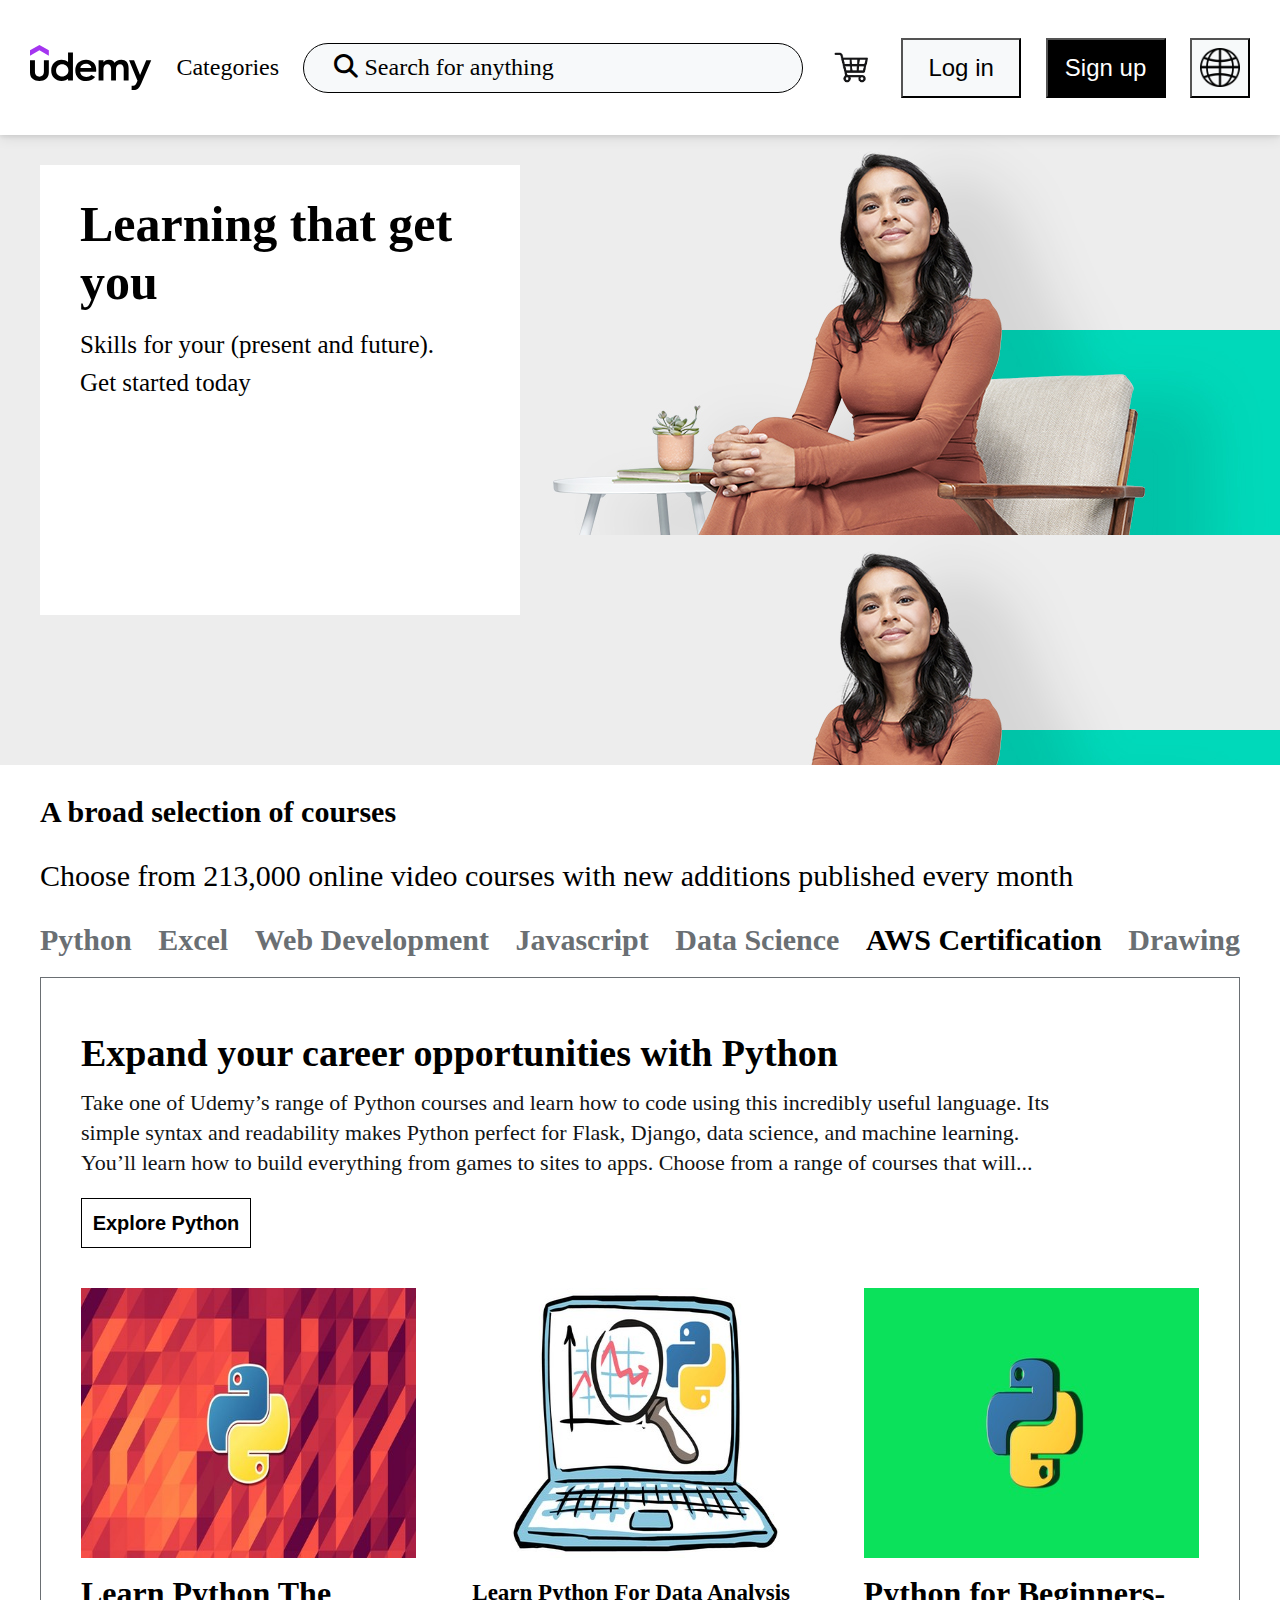
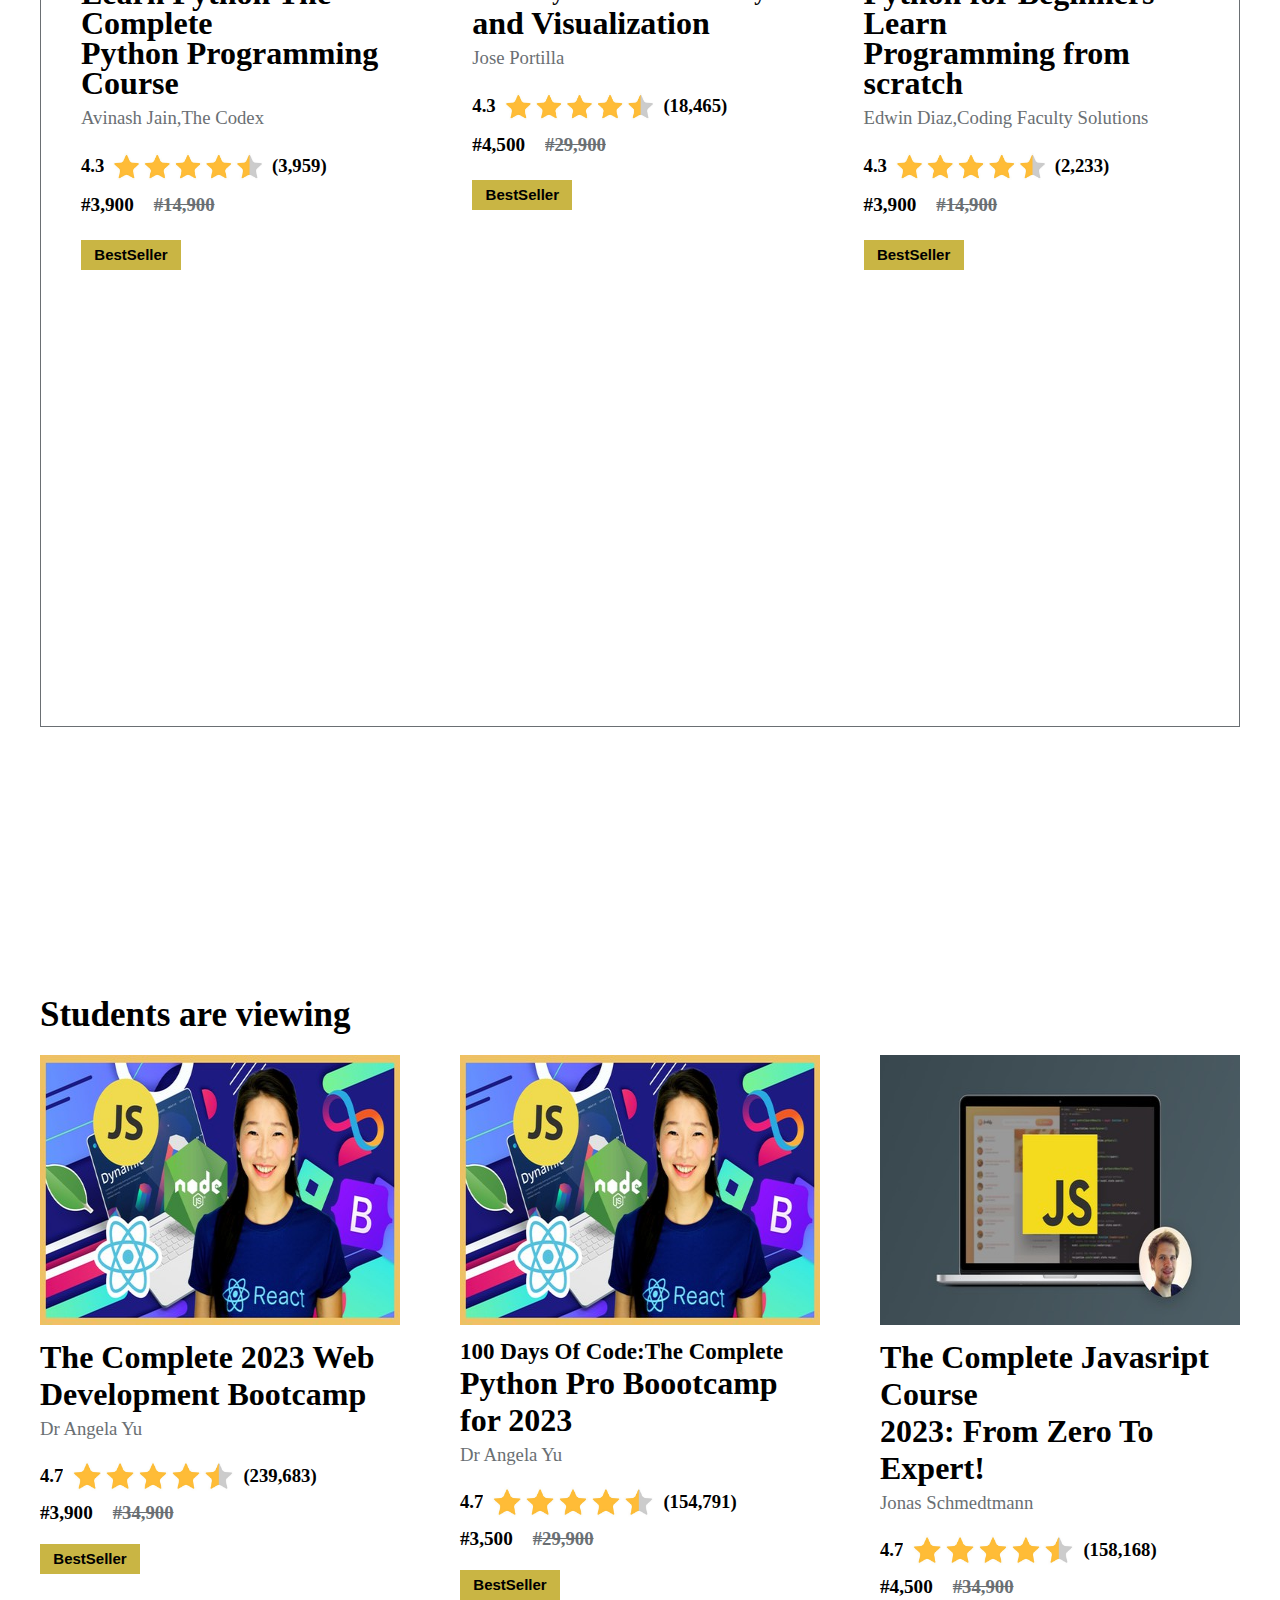
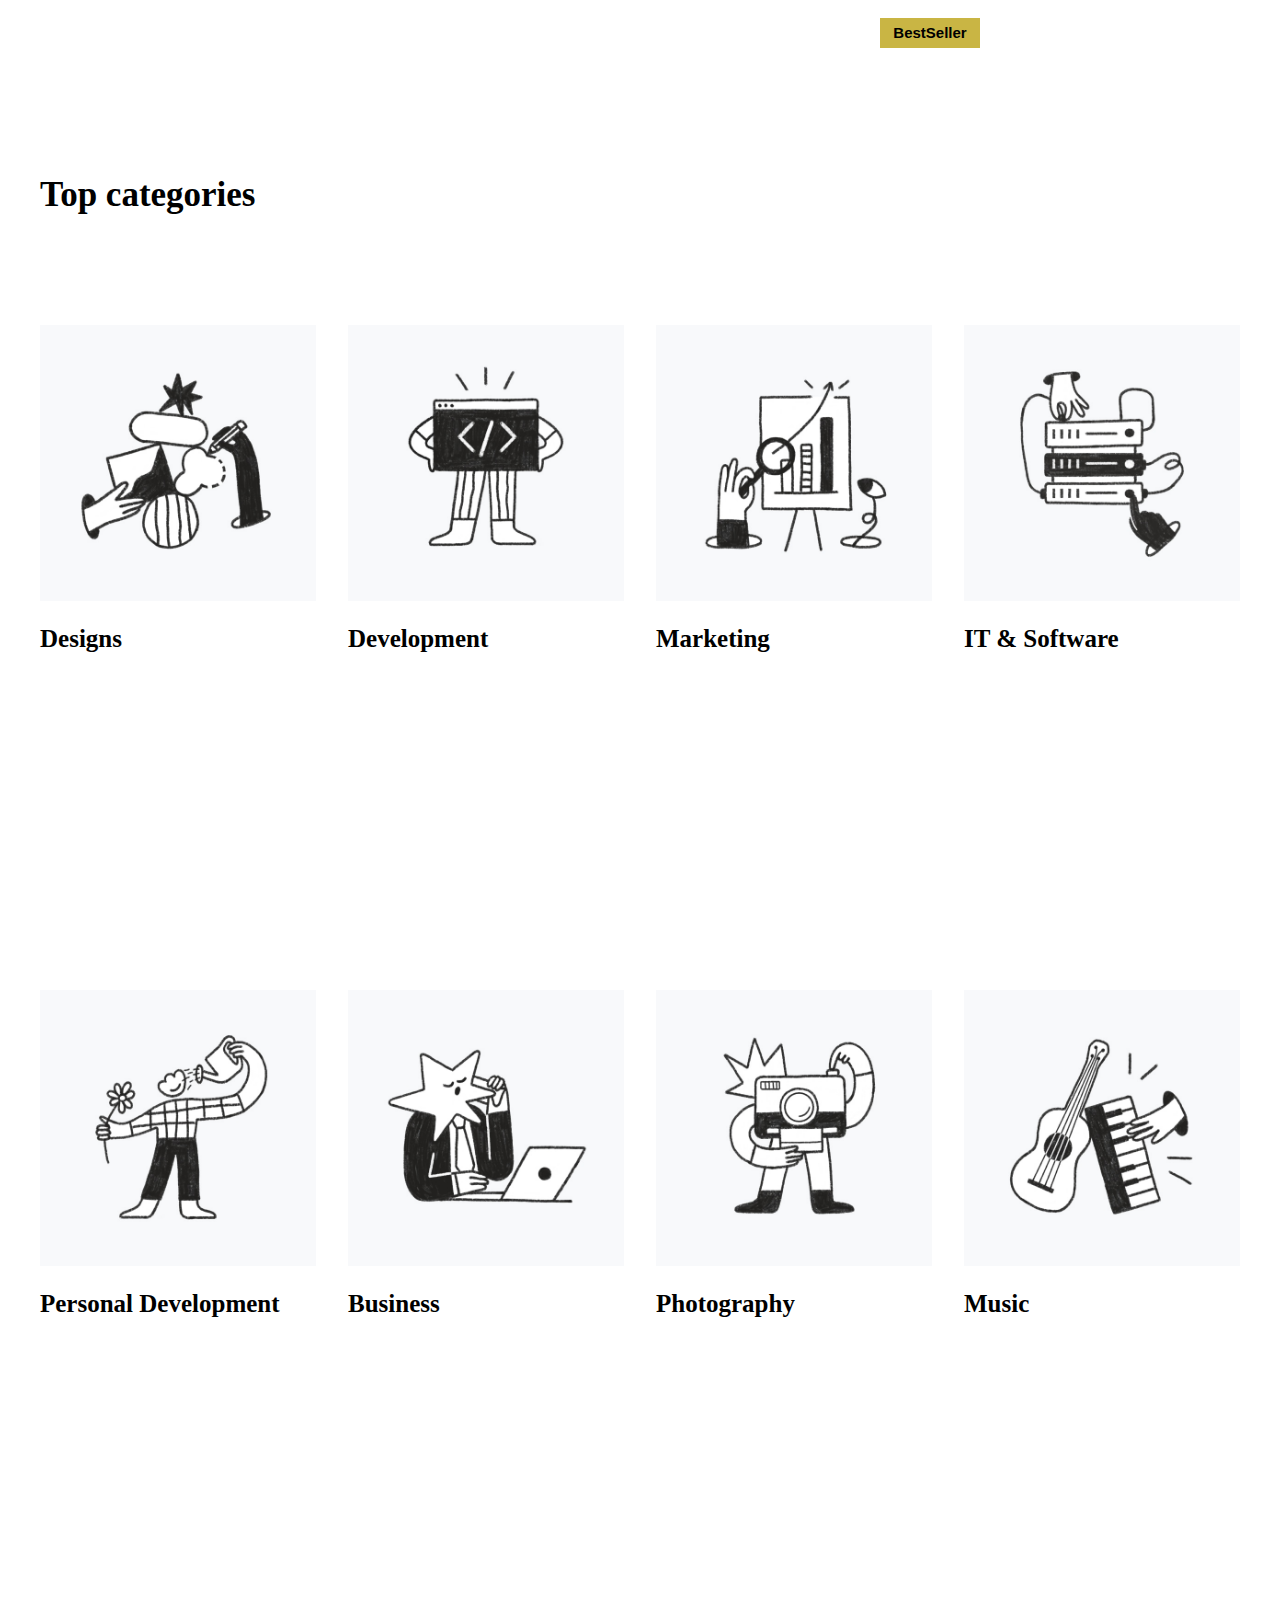
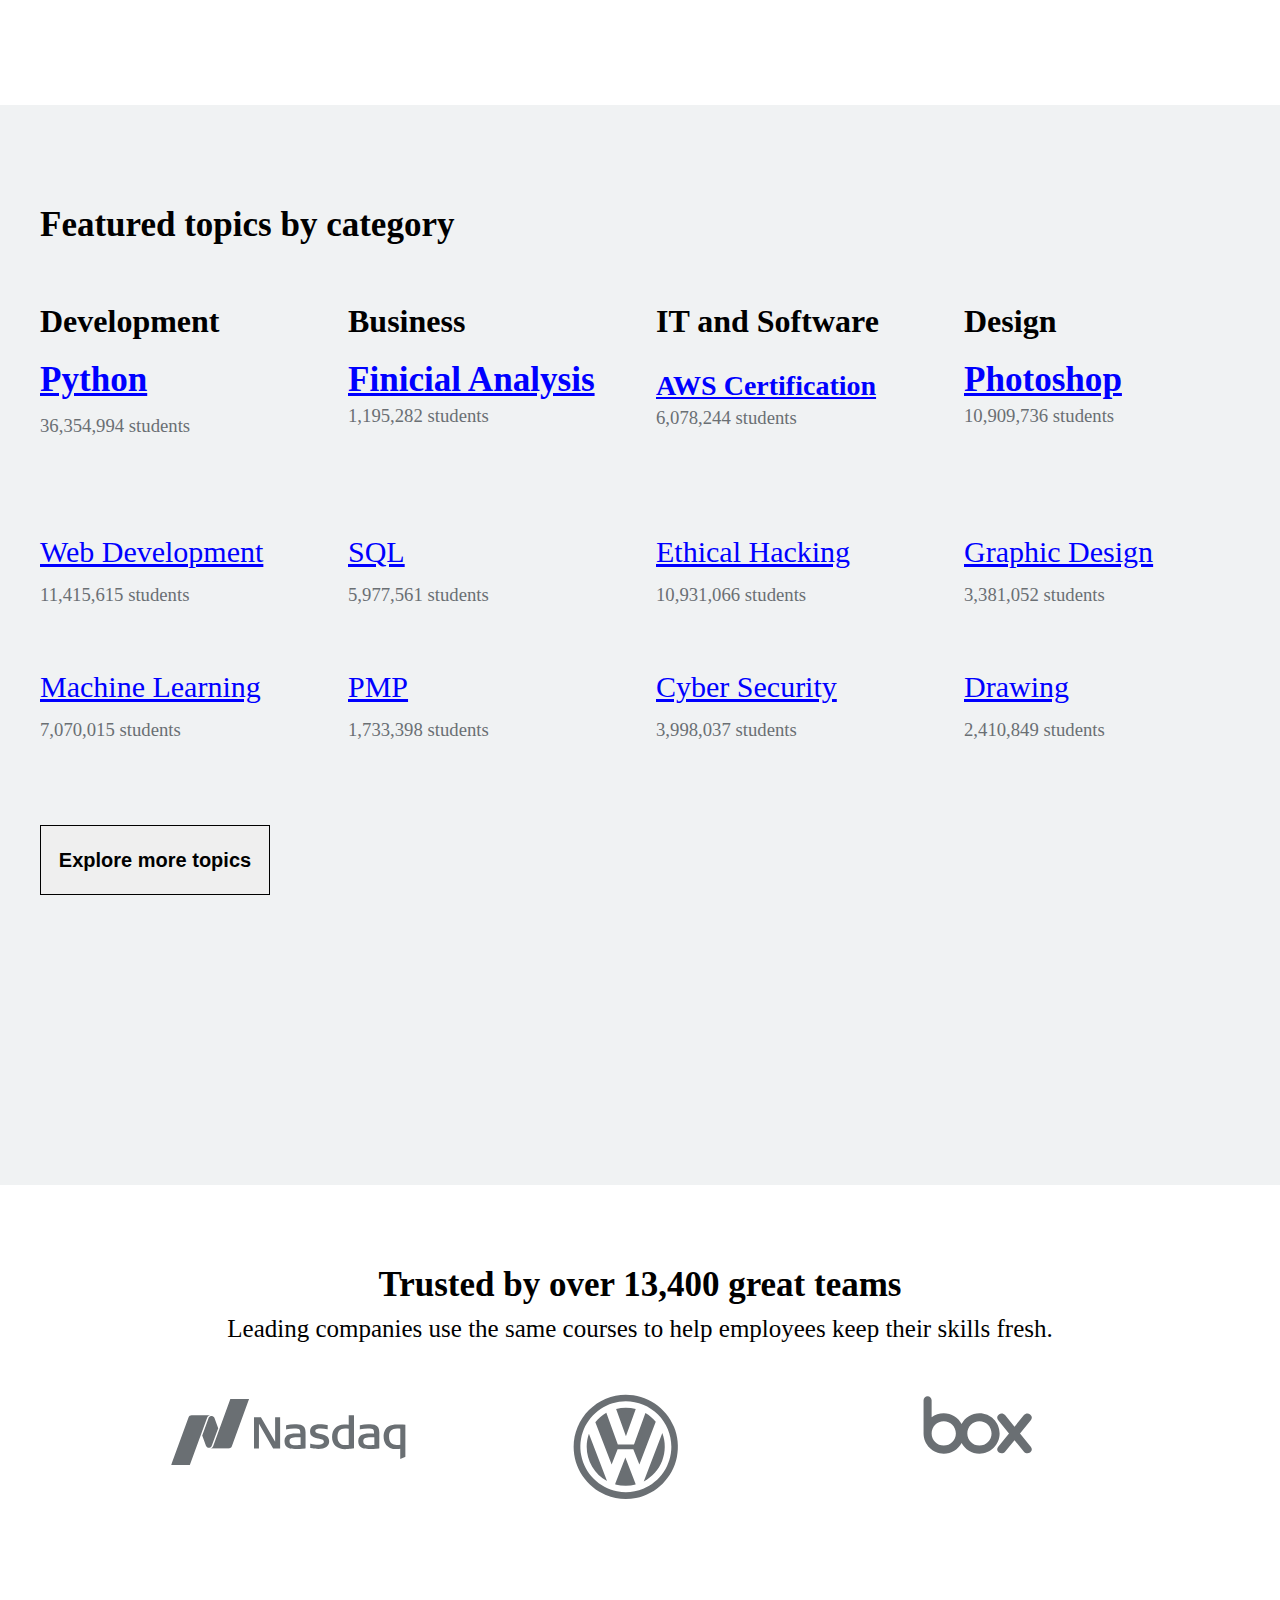
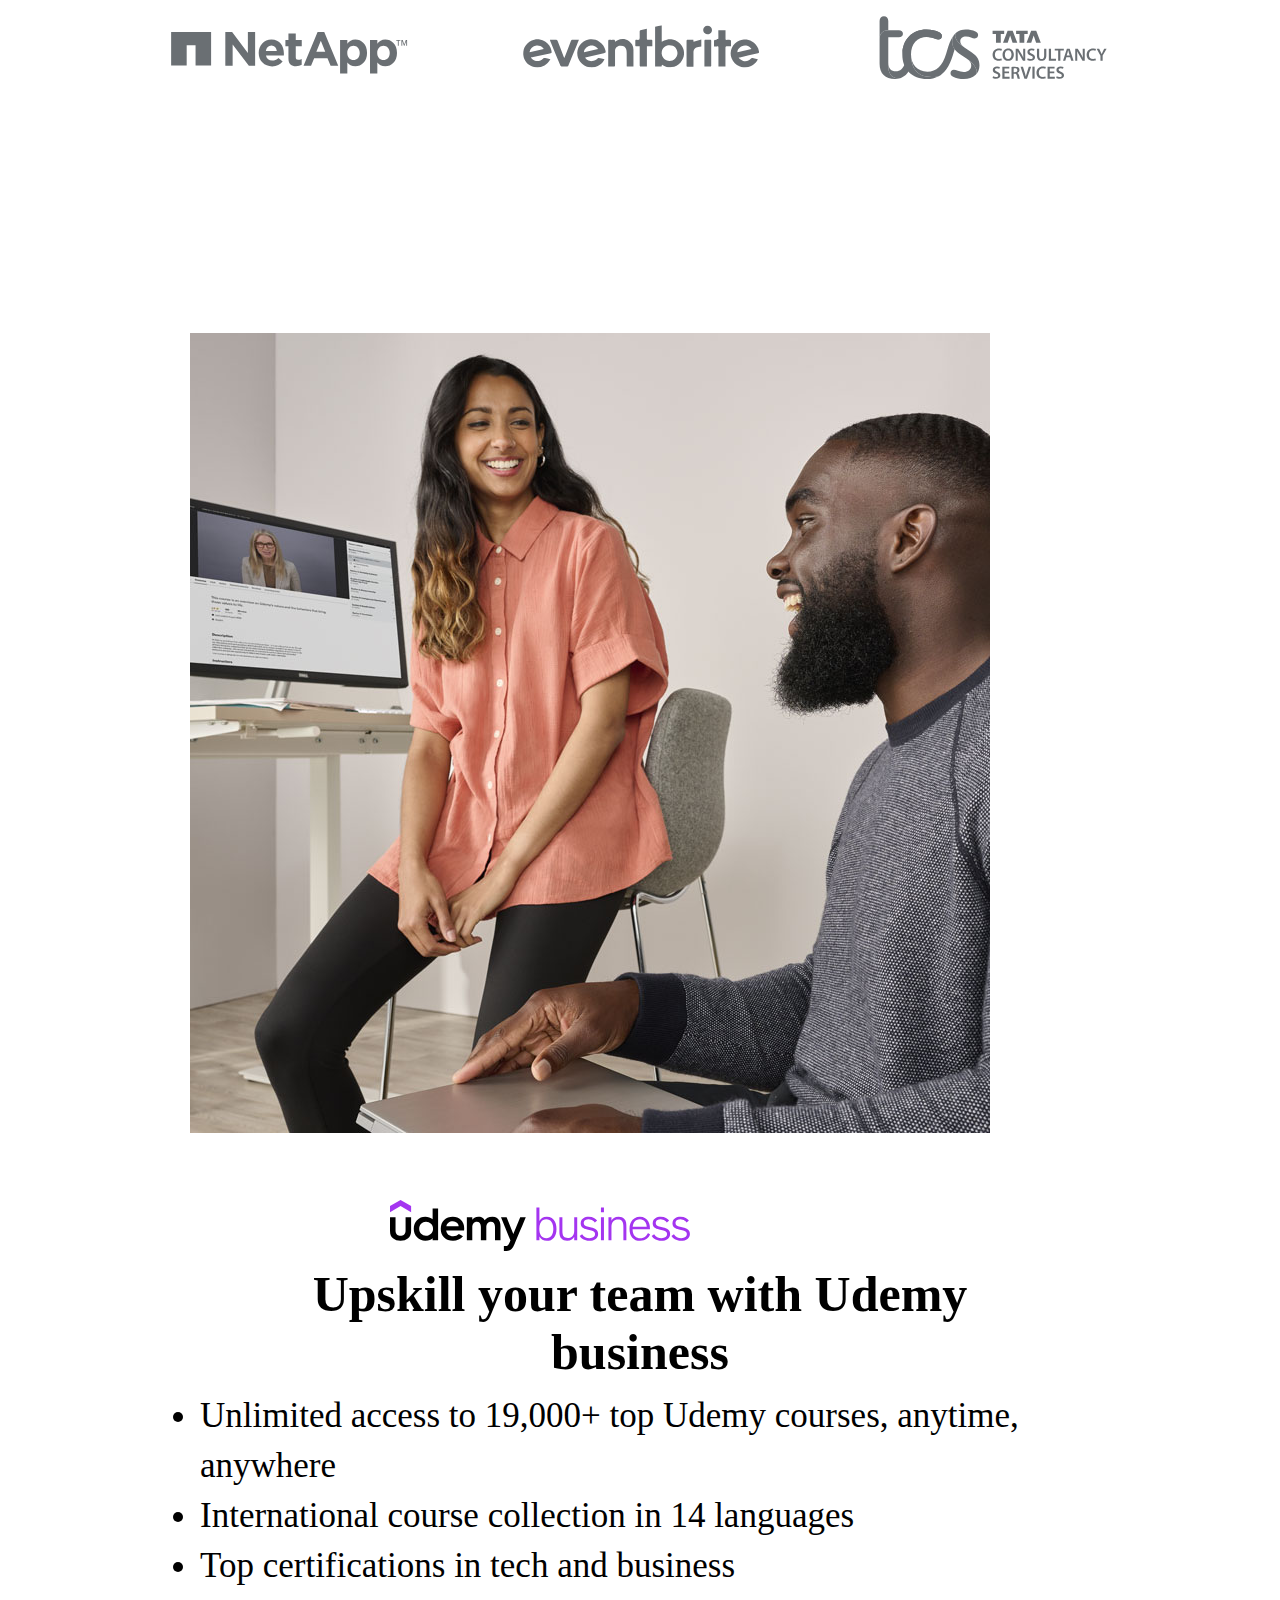
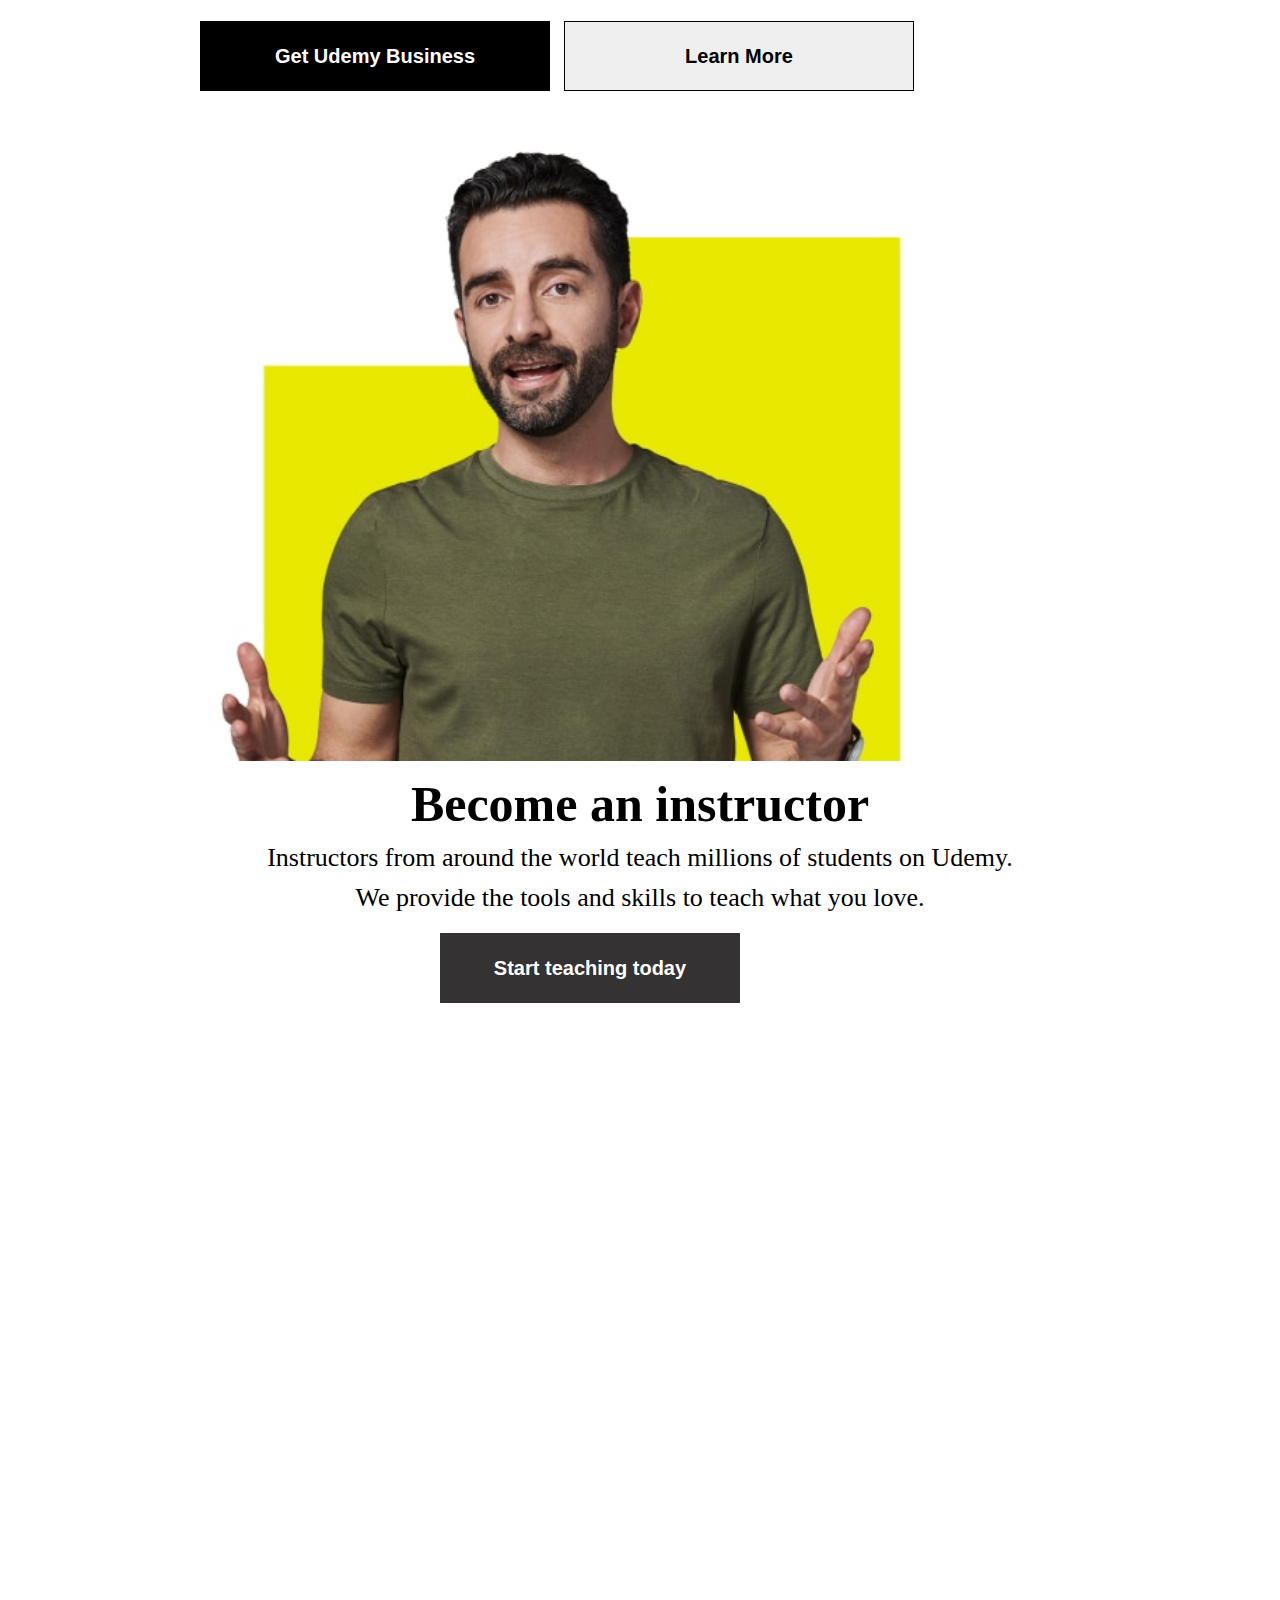
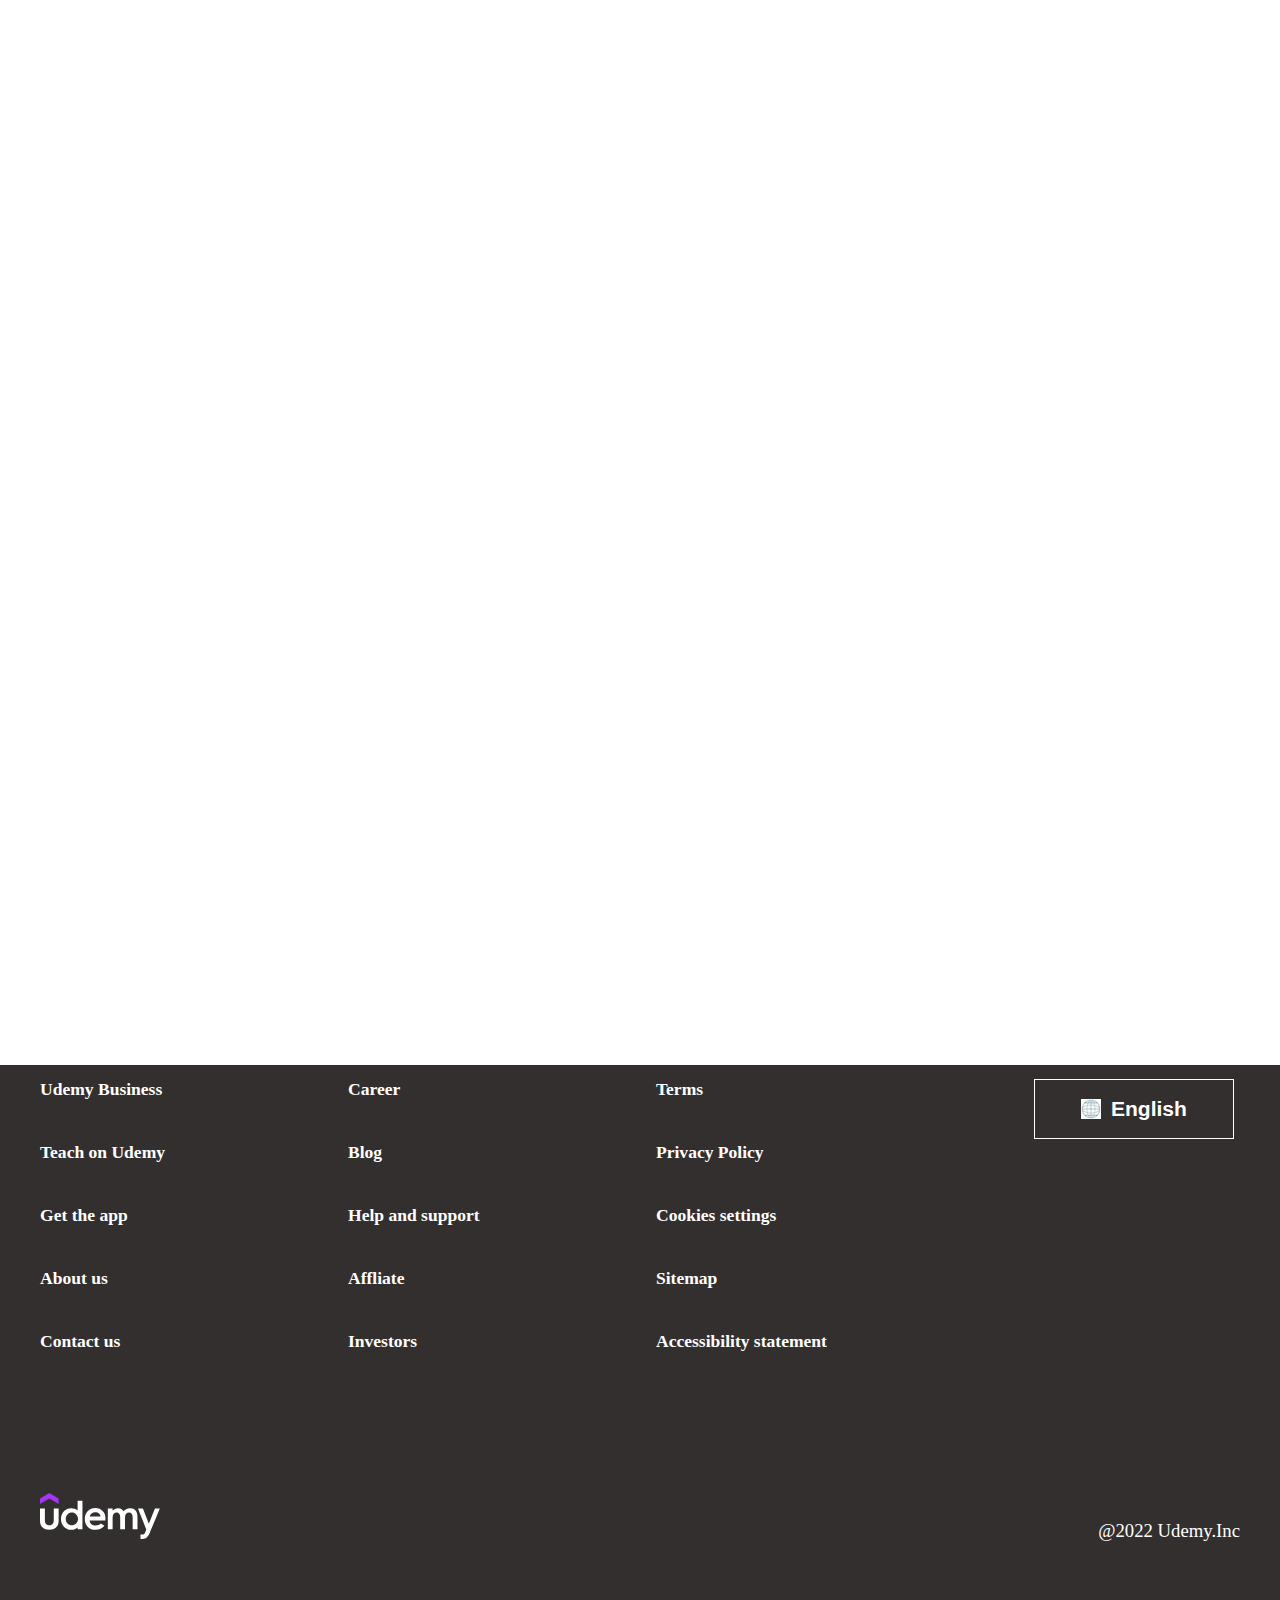
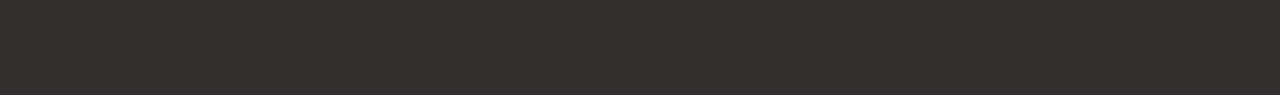
<file: index.html>
<!DOCTYPE html>
<html lang="en">
<head>
  <meta charset="UTF-8">
  <meta http-equiv="X-UA-Compatible" content="IE=edge">
  <meta name="viewport" content="width=device-width, initial-scale=1.0">
  <link rel="stylesheet" href="./style.css">
  <link rel="stylesheet" href="https://cdnjs.cloudflare.com/ajax/libs/font-awesome/6.2.1/css/all.min.css">
  <title>Document</title>
</head>
<body>
    <section>
       <div>
        <nav class="navbar">
           <img src="./images/logo-udemy.svg" alt="udemylogo" class="udemylogo">

           <h3 onclick="myFunction()" class="dropbtn">Categories</h3>
             <div id="myDropdown" class="dropdown-content">
                  <a href="#">
                    <div class="dropdowns">
                      <h3 class="dropinnerbtn">Development</h3>
                      <div class="dropdown-inner">
                        <h3 class="heen">Web Development</h3>
                        <h3 class="hee">Data Science</h3>
                        <h3 class="hee">Mobile Development</h3>
                        <h3 class="hee">Web Development</h3>
                        <h3 class="hee">Data Science</h3>
                        <h3 class="hee">Mobile Development</h3>
                        <h3 class="hee">Web Development</h3>
                        <h3 class="hee">Data Science</h3>
                        <h3 class="hee">Mobile Development</h3>
                      </div>
                    </div>
                  </a>
                  <a href="#">
                    <div class="dropdowns">
                      <h3 class="dropinnerbtn">Business</h3>
                      <div class="dropdown-inner">
                        <h3 class="heen">Web Development</h3>
                        <h3 class="hee">Data Science</h3>
                        <h3 class="hee">Mobile Development</h3>
                        <h3 class="hee">Web Development</h3>
                        <h3 class="hee">Data Science</h3>
                        <h3 class="hee">Mobile Development</h3>
                        <h3 class="hee">Web Development</h3>
                        <h3 class="hee">Data Science</h3>
                        <h3 class="hee">Mobile Development</h3>
                      </div>
                    </div>
                  </a>
                  <a href="#" class="dropone">
                    <div class="dropdowns">
                      <h3 class="dropinnerbtn">Finicial Accounting</h3>
                      <div class="dropdown-inner">
                        <h3 class="heen">Web Development</h3>
                        <h3 class="hee">Data Science</h3>
                        <h3 class="hee">Mobile Development</h3>
                        <h3 class="hee">Web Development</h3>
                        <h3 class="hee">Data Science</h3>
                        <h3 class="hee">Mobile Development</h3>
                        <h3 class="hee">Web Development</h3>
                        <h3 class="hee">Data Science</h3>
                        <h3 class="hee">Mobile Development</h3>
                      </div>
                    </div>
                  </a>
                  <a href="#" class="dropone">
                    <div class="dropdowns">
                      <h3 class="dropinnerbtn">IT & Software</h3>
                      <div class="dropdown-inner">
                        <h3 class="heen">Web Development</h3>
                        <h3 class="hee">Data Science</h3>
                        <h3 class="hee">Mobile Development</h3>
                        <h3 class="hee">Web Development</h3>
                        <h3 class="hee">Data Science</h3>
                        <h3 class="hee">Mobile Development</h3>
                        <h3 class="hee">Web Development</h3>
                        <h3 class="hee">Data Science</h3>
                        <h3 class="hee">Mobile Development</h3>
                      </div>
                    </div>
                  </a>
                  <a href="#" class="dropone">
                    <div class="dropdowns">
                      <h3 class="dropinnerbtn">Office Productivity</h3>
                      <div class="dropdown-inner">
                        <h3 class="heen">Web Development</h3>
                        <h3 class="hee">Data Science</h3>
                        <h3 class="hee">Mobile Development</h3>
                        <h3 class="hee">Web Development</h3>
                        <h3 class="hee">Data Science</h3>
                        <h3 class="hee">Mobile Development</h3>
                        <h3 class="hee">Web Development</h3>
                        <h3 class="hee">Data Science</h3>
                        <h3 class="hee">Mobile Development</h3>
                      </div>
                    </div>
                  </a>
                  <a href="#" class="dropone">
                    <div class="dropdowns">
                      <h3 class="dropinnerbtn">Personal Development</h3>
                      <div class="dropdown-inner">
                        <h3 class="heen">Web Development</h3>
                        <h3 class="hee">Data Science</h3>
                        <h3 class="hee">Mobile Development</h3>
                        <h3 class="hee">Web Development</h3>
                        <h3 class="hee">Data Science</h3>
                        <h3 class="hee">Mobile Development</h3>
                        <h3 class="hee">Web Development</h3>
                        <h3 class="hee">Data Science</h3>
                        <h3 class="hee">Mobile Development</h3>
                      </div>
                    </div>
                  </a>
                  <a href="#" class="dropone">
                    <div class="dropdowns">
                      <h3 class="dropinnerbtn">Designs</h3>
                      <div class="dropdown-inner">
                        <h3 class="heen">Web Development</h3>
                        <h3 class="hee">Data Science</h3>
                        <h3 class="hee">Mobile Development</h3>
                        <h3 class="hee">Web Development</h3>
                        <h3 class="hee">Data Science</h3>
                        <h3 class="hee">Mobile Development</h3>
                        <h3 class="hee">Web Development</h3>
                        <h3 class="hee">Data Science</h3>
                        <h3 class="hee">Mobile Development</h3>
                      </div>
                    </div>
                  </a>
                  <a href="#" class="dropone">
                    <div class="dropdowns">
                      <h3 class="dropinnerbtn">Marketing</h3>
                      <div class="dropdown-inner">
                        <h3 class="heen">Web Development</h3>
                        <h3 class="hee">Data Science</h3>
                        <h3 class="hee">Mobile Development</h3>
                        <h3 class="hee">Web Development</h3>
                        <h3 class="hee">Data Science</h3>
                        <h3 class="hee">Mobile Development</h3>
                        <h3 class="hee">Web Development</h3>
                        <h3 class="hee">Data Science</h3>
                        <h3 class="hee">Mobile Development</h3>
                      </div>
                    </div>
                  </a>
                  <a href="#" class="dropone">
                    <div class="dropdowns">
                      <h3 class="dropinnerbtn">Lifestyle</h3>
                      <div class="dropdown-inner">
                        <h3 class="heen">Web Development</h3>
                        <h3 class="hee">Data Science</h3>
                        <h3 class="hee">Mobile Development</h3>
                        <h3 class="hee">Web Development</h3>
                        <h3 class="hee">Data Science</h3>
                        <h3 class="hee">Mobile Development</h3>
                        <h3 class="hee">Web Development</h3>
                        <h3 class="hee">Data Science</h3>
                        <h3 class="hee">Mobile Development</h3>
                      </div>
                    </div>
                  </a>

             
        </div>
        <form class="forms">
          <i class="fa-solid fa-magnifying-glass"></i>
          <label>Search for anything</label>
        </form>
       <img src="./images/car.jpg" alt="cartimg" class="cart">
       <div>
        <button class="btn-light">Log in</button>
       </div>
       <div>
        <button class="btn-dark">Sign up</button>
       </div>
       <div>
        <button class="btn-lights"><img src="./images/worldwide.png" alt="worldwide" class="worldwide"></button>
       </div>
        </nav>
       </div>
       <div class="sec-one">
        <div class="sect-text">
           <h1 class="learn">Learning that get you</h1>
           <h3 class="skills">Skills for your (present and future).</h3>
           <h3 class="skill">Get started today</h3>
        </div>

       </div>
       <div class="sec-two">
         <h1 class="brand">A broad selection of courses</h1>
         <h3 class="choose">Choose from 213,000 online video courses with new additions published every month</h3>
         <div class="lang">
           <a href="">Python</a>
           <a href="">Excel</a>
           <a href="">Web Development</a>
           <a href="">Javascript</a>
           <a href="">Data Science</a>
           <a href="" class="aws">AWS Certification</a>
           <a href="">Drawing</a>
         </div>
         <div class="draw">
           <h1 class="expand">Expand your career opportunities with Python</h1>
           <h3 class="take">Take one of Udemy’s range of Python courses and learn how to code using this incredibly useful language. Its</h3>
           <h3 class="simp">simple syntax and readability makes Python perfect for Flask, Django, data science, and machine learning.</h3>
           <h3 class="simp">You’ll learn how to build everything from games to sites to apps. Choose from a range of courses that will...</h3>
           <button class="btn">Explore Python</button>
           <div class="row">
             <div class="colone">
              <img src="./images/colone.jpg" alt="image" class="col-oneimage">
              <h1 class="pty">Learn Python The Complete</h1>
              <h1>Python Programming Course</h1>
              <h3 class="faint">Avinash Jain,The Codex</h3>
              <div class="shine">
                <h3>4.3</h3>
                <img src="./images/starimg.jpg" alt="star" class="starim">
                <h3>(3,959)</h3>
              </div>
              <div class="num">
                <h3 class="bol">#3,900</h3>
                <h3 class="und">#14,900</h3>
              </div>
              <button class="best">BestSeller</button>
             </div>
             <div class="coltwo">
              <img src="./images/coltwo.jpg" alt="image" class="coltwoimage">
              <h1 class="ptys">Learn Python For Data Analysis</h1>
              <h1>and Visualization</h1>
              <h3 class="faint">Jose Portilla</h3>
              <div class="shine">
                <h3>4.3</h3>
                <img src="./images/starimg.jpg" alt="star" class="starim">
                <h3>(18,465)</h3>
              </div>
              <div class="num">
                <h3 class="bol">#4,500</h3>
                <h3 class="und">#29,900</h3>
              </div>
              <button class="best">BestSeller</button>
             </div>
             <div class="colthree">
              <img src="./images/colmthree.jpg" alt="image" class="colthreeimage">
              <h1 class="pty">Python for Beginners-Learn</h1>
              <h1>Programming from scratch</h1>
              <h3 class="faint">Edwin Diaz,Coding Faculty Solutions</h3>
              <div class="shine">
                <h3>4.3</h3>
                <img src="./images/starimg.jpg" alt="star" class="starim">
                <h3>(2,233)</h3>
              </div>
              <div class="num">
                <h3 class="bol">#3,900</h3>
                <h3 class="und">#14,900</h3>
              </div>
              <button class="best">BestSeller</button>
             </div>
           </div>
         </div>
       </div>
       <div class="sec-three">
         <h1 class="stud">Students are viewing</h1>
         <div class="row">
          <div class="colone">
           <img src="./images/femajs.jpg" alt="image" class="col-oneimage">
           <h1 class="pty">The Complete 2023 Web</h1>
           <h1>Development Bootcamp</h1>
           <h3 class="faint">Dr Angela Yu</h3>
           <div class="shine">
             <h3>4.7</h3>
             <img src="./images/starimg.jpg" alt="star" class="starim">
             <h3>(239,683)</h3>
           </div>
           <div class="num">
             <h3 class="bol">#3,900</h3>
             <h3 class="und">#34,900</h3>
           </div>
           <button class="best">BestSeller</button>
          </div>
          <div class="coltwo">
            <img src="./images/femajs.jpg" alt="image" class="col-oneimage">
           <h1 class="ptys">100 Days Of Code:The Complete</h1>
           <h1>Python Pro Boootcamp for 2023</h1>
           <h3 class="faint">Dr Angela Yu</h3>
           <div class="shine">
             <h3>4.7</h3>
             <img src="./images/starimg.jpg" alt="star" class="starim">
             <h3>(154,791)</h3>
           </div>
           <div class="num">
             <h3 class="bol">#3,500</h3>
             <h3 class="und">#29,900</h3>
           </div>
           <button class="best">BestSeller</button>
          </div>
          <div class="colthree">
           <img src="./images/mainjs.jpg" alt="image" class="colthreeimage">
           <h1 class="pty">The Complete Javasript Course</h1>
           <h1>2023: From Zero To Expert!</h1>
           <h3 class="faint">Jonas Schmedtmann</h3>
           <div class="shine">
             <h3>4.7</h3>
             <img src="./images/starimg.jpg" alt="star" class="starim">
             <h3>(158,168)</h3>
           </div>
           <div class="num">
             <h3 class="bol">#4,500</h3>
             <h3 class="und">#34,900</h3>
           </div>
           <button class="best">BestSeller</button>
          </div>
        </div>
        <h1 class="stud">Top categories</h1>
        <div class="comb">
          <div class="rows">
            <div class="columnone">
              <img src="./images/loneone.jpg" class="loneone" alt="image">
              <h3 class="desi">Designs</h3>
            </div>
            <div class="columntwo">
              <img src="./images/lontwo.jpg" class="loneone" alt="image">
              <h3 class="desi">Development</h3>
            </div>
            <div class="columnthree">
              <img src="./images/lohp-category-marketing-2x-v2.jpg" class="loneone" alt="image">
              <h3 class="desi">Marketing</h3>
            </div>
            <div class="columnfour"><img src="./images/lohp-category-it-and-software-2x-v2.jpg" class="loneone" alt="image">
              <h3 class="desi">IT & Software</h3></div>
          </div>
          <div class="rowss">
            <div class="columnone"><img src="./images/lohp-category-personal-development-2x-v2.jpg" class="loneone" alt="image">
              <h3 class="desi">Personal Development</h3></div>
            <div class="columntwo"><img src="./images/lohp-category-business-2x-v2.jpg" class="loneone" alt="image">
              <h3 class="desi">Business</h3></div>
            <div class="columnthree"><img src="./images/lohp-category-photography-2x-v2.jpg" class="loneone" alt="image">
              <h3 class="desi">Photography</h3></div>
            <div class="columnfour"><img src="./images/music.jpg" class="loneone" alt="image">
              <h3 class="desi">Music</h3></div>
          </div>
        </div>
        
        
       </div>
       <div class="sec-four">
         <h1 class="stud">Featured topics by category</h1>
         <div class="comb">
          <div class="rowsss">
            <div class="columnones">
              <h1 class="dev">Development</h1>
              <a href="" class="new"><h3 class="mer">Python</h3></a>
              <h3 class="faints">36,354,994 students</h3>
            </div>
            <div class="columntwos">
              <h1 class="dev">Business</h1>
              <a href="" class="new"><h3 class="mer">Finicial Analysis</h3></a>
              <h3 class="faint">1,195,282 students</h3>
            </div>
            <div class="columnthrees">
              <h1 class="dev">IT and Software</h1>
              <a href="" class="new"><h3 class="mert">AWS Certification</h3></a>
              <h3 class="faint">6,078,244 students</h3>
            </div>
            <div class="columnfours">
              <h1 class="dev">Design</h1>
              <a href="" class="new"><h3 class="mer">Photoshop</h3></a>
              <h3 class="faint">10,909,736 students</h3>
            </div>
           </div>
           <div class="rowssi">
            <div class="columnones">
              <a href="" class="new">Web Development</a>
              <h3 class="faints">11,415,615 students</h3>
            </div>
            <div class="columntwos">
              <a href="" class="new">SQL</a>
              <h3 class="faints">5,977,561 students</h3>
            </div>
            <div class="columnthrees">
              <a href="" class="new">Ethical Hacking</a>
              <h3 class="faints">10,931,066 students</h3>
            </div>
            <div class="columnfours">
              <a href="" class="new">Graphic Design</a>
              <h3 class="faints">3,381,052 students</h3>
            </div>
           </div>
           <div class="rowssi">
            <div class="columnones">
              <a href="" class="new">Machine Learning</a>
              <h3 class="faints">7,070,015 students</h3>
            </div>
            <div class="columntwos">
              <a href="" class="new">PMP</a>
              <h3 class="faints">1,733,398 students</h3>
            </div>
            <div class="columnthrees">
              <a href="" class="new">Cyber Security</a>
              <h3 class="faints">3,998,037 students</h3>
            </div>
            <div class="columnfours">
              <a href="" class="new">Drawing</a>
              <h3 class="faints">2,410,849 students</h3>
            </div>
           </div>

         </div>
         <button class="exp">Explore more topics</button>
         
         
       </div>
       <div class="sec-five">
         <h1 class="trust">Trusted by over 13,400 great teams</h1>
         <h3 class="lead">Leading companies use the same courses to help employees keep their skills fresh.</h3>
         <div class="combin">
          <div class="rowl">
            <div class="colmone">
              <img src="./images/nasdaq-dark.svg" alt="cartimg" class="box">
            </div>
            <div class="colmtwo">
              <img src="./images/volkswagen-dark.svg" alt="cartimg" class="boxs">
            </div>
            <div class="colmthree">
              <img src="./images/box-dark.svg" alt="cartimg" class="boxs">
            </div>
           </div>
           <div class="rowls">
            <div class="colmone">
              <img src="./images/netapp-dark.svg" alt="cartimg" class="box">
            </div>
            <div class="colmtwo">
              <img src="./images/eventbrite-dark.svg" alt="cartimg" class="box">
            </div>
            <div class="colmthree">
              <img src="./images/tcs-dark.svg" alt="cartimg" class="box">
            </div>
           </div>
         </div>
         <img src="./images/UB_Promo_800x800.jpg" alt="" class="pic">
         <img src="./images/logo-ub.svg" alt="udemylogo" class="udemylogoub">
         <h1 class="studs">Upskill your team with Udemy</h1>
         <h1 class="studsi">business</h1>
         <ul class="list">
          <li>Unlimited access to 19,000+ top Udemy courses, anytime, anywhere</li>
          <li>International course collection in 14 languages</li>
          <li>Top certifications in tech and business</li>
         </ul>
         <div class="btn-exp">
          <button class="exps">Get Udemy Business</button>
          <button class="expss">Learn More</button>
         </div>
         <img src="./images/instructor-mobile-v3.jpg" alt="cartimg" class="mobile">
         <h1 class="studs">Become an instructor</h1>
         <h3 class="inst">Instructors from around the world teach millions of students on Udemy.</h3>
         <h3 class="insts">We provide the tools and skills to teach what you love.</h3>
         <button class="teach">Start teaching today</button> 
       </div>

       <div class="footer"
       <div class="comb">
        <div class="rowssit">
          <div class="columnones">
            <a href="" class="news"><h3 class="mer">Udemy Business</h3></a>
          </div>
          <div class="columntwos">
            <a href="" class="news"><h3 class="mer">Career</h3></a>
          </div>
          <div class="columnthrees">
            <a href="" class="news"><h3 class="mer">Terms</h3></a>
          </div>
          <div class="columnfours">
            <button class="eng"><img src="./images/worldwidewhite.jpg" alt="worldwide" class="world"><h3 class="">English</h3></button>
          </div>
         </div>
         <div class="rowssit">
          <div class="columnones">
            <a href="" class="news"><h3 class="mer">Teach on Udemy</h3></a>
          </div>
          <div class="columntwos">
            <a href="" class="news"><h3 class="mer">Blog</h3></a>
          </div>
          <div class="columnthrees">
            <a href="" class="news"><h3 class="mer">Privacy Policy</h3></a>
          </div>
          <div class="columnfours">
            
          </div>
         </div>
         <div class="rowssit">
          <div class="columnones">
            <a href="" class="news"><h3 class="mer">Get the app</h3></a>
          </div>
          <div class="columntwos">
            <a href="" class="news"><h3 class="mer">Help and support</h3></a>
          </div>
          <div class="columnthrees">
            <a href="" class="news"><h3 class="mer">Cookies settings</h3></a>
          </div>
          <div class="columnfours">
            
          </div>
         </div>

         <div class="rowssit">
          <div class="columnones">
            <a href="" class="news"><h3 class="mer">About us</h3></a>
          </div>
          <div class="columntwos">
            <a href="" class="news"><h3 class="mer">Affliate</h3></a>
          </div>
          <div class="columnthrees">
            <a href="" class="news"><h3 class="mer">Sitemap</h3></a>
          </div>
          <div class="columnfours">
            
          </div>
         </div>
         <div class="rowssit">
          <div class="columnones">
            <a href="" class="news"><h3 class="mer">Contact us</h3></a>
          </div>
          <div class="columntwos">
            <a href="" class="news"><h3 class="mer">Investors</h3></a>
          </div>
          <div class="columnthrees">
            <a href="" class="news"><h3 class="mer">Accessibility statement</h3></a>
          </div>
          <div class="columnfours">
            
          </div>
         </div>
         <div class="lastone">
          <img src="./images/white.svg" alt="udemylogo" class="udemylog">
          <h3 class="cop">@2022 Udemy.Inc</h3>
         </div>
         
       </div>
      

       </div>

    </section>
    <script src="./App.js"></script>
</body>
</html>
</file>
<file: style.css>
*{
  padding: 0;
  margin: 0;
  box-sizing: border-box;
}
.navbar{
  background-color: #fff;
  height: 15vh;
  box-shadow: 0 2px 4px rgb(0 0 0 / 8%), 0 4px 12px rgb(0 0 0 / 8%);
  display: flex;
  justify-content: space-between;
  align-items: center;
  padding: 30px 30px;
  position: relative;
}
.udemylogo{
  width: 10%;
}
.forms{
  background-color:#f7f9fa;
  width: 500px;
  height:50px;
  border-radius: 30px;
  padding:10px 30px;
  font-size: x-large;
  border: 1px solid black;
}
.dropbtn{
  font-weight: 100;
  font-size: x-large;
  font-family: sans-serif bold;
  cursor: pointer;
}
.dropbtn:hover, .dropbtn:focus {
  color: purple;
  font-weight: bolder;
}
.dropdown {
  position: relative;
  display: inline-block;
}
.dropdown-content {
  display: none;
  position: absolute;
  background-color: #f1f1f1;
 width: 50%;
  height: 550px;
  box-shadow: 0px 8px 16px 0px rgba(0,0,0,0.2);
  z-index: 1;
  margin-top: 700px;
  margin-left: 100px;
}
.dropdown-content a {
  color: black;
  padding: 15px 50px;
  text-decoration: none;
  display: block;
}
.dropdown-content a:hover 
{ color: purple;
  font-weight: bolder;
}
.show 
{display:block;}

.cart{
  width: 4%;
}
.btn-light{
  width: 120px;
  height:60px;
  font-size: x-large;
  background-color:#f7f9fa;
  border: 1px solid dark;
}
.btn-dark{
  width: 120px;
  height:60px;
  background-color: black;
  color: white;
  font-size: x-large;
}
.worldwide{
  width: 70%;
}
.btn-lights{
  width: 60px;
  height:60px;
  font-size: x-large;
  display: flex;
  align-items: center;
  justify-content:center;
  background-color:#f7f9fa;
}
.rightimg{
  width: 3%;
/* height: 15px; */
margin-left: 500px;
font-weight: bolder;
}
.dropinnerbtn{
  color:black;
  /* padding: 16px; */
  font-size: 16px;
  border: none;
}
.dropdowns {
  position: relative;
  display: inline-block;
}
.dropdown-inner {
  display: none;
  position: absolute;
  min-width: 260px;
  box-shadow: 0px 8px 16px 0px rgba(0,0,0,0.2);
  z-index: 1;
  padding: 30px 20px;
  margin-left: 300px;
  height: 550px;
  bottom: -520px;
  gap: 10px;
}
.dropdown-inner a{
  color: black;
  /* padding: 105px 50px; */
  text-decoration: none;
  display: block;
  height: 500px;
}
.hee{
  margin-top: 30px;
}
.dropdown-inner a:hover {
  background-color: #ddd;
}
.dropdowns:hover .dropdown-inner {
  display: block;
}
.dropdowns:hover .dropinnerbtn {
  color: purple;
}
.sec-one{
 background-image: url(./images/female.jpg);
  height: 70vh;
  padding: 30px 40px;
 
}
.sect-text{
  background-color: white;
  width: 40%;
  height: 50vh;
  padding: 30px 40px;
}
.learn{
  font-size: 50px;
}
.skills{
  font-size: 25px;
  margin-top: 20px;
  font-weight: 100;
}
.skill{
  font-size: 25px;
  margin-top: 10px;
  font-weight: 100;
}
.sec-two{
  background-color: white;
  height: 200vh;
  padding: 30px 40px;
}
.brand{
  font-size: 30px;
}
.choose{
  font-size: 30px;
  padding: 30px 0;
  font-weight: 100;
}
.lang{
  display: flex;
  align-items: center;
  justify-content:space-between;
  font-size: 30px;
  font-weight: bolder;
  text-decoration: none;
  list-style: none;
}
a{
  list-style: none;
  text-decoration: none;
  color: #6a6f73;
}
a:hover {
  color: black;
  font-weight: bolder;
}
.aws{
  color: black;
}
.draw{
  background-color: white;
  height: 150vh;
  border: 1px solid #6a6f73;
  padding: 60px 40px;
  margin: 20px 0;
  line-height: 30px;
}
.expand{
  font-size: 38px;
}
.take{
  font-size: 22px;
  margin-top: 20px;
  color: #121414;
  font-weight: 100;
}
.simp{
  font-size: 22px;
  color: #121414;
  font-weight: 100;
}
.btn{
  width: 170px;
  height: 50px;
  margin: 20px 0;
  font-size: 20px;
  border: 1px solid black;
  background-color: white;
  font-weight: bolder;
}
.row{
  height: 80vh;
  display: flex;
  justify-content: space-between;
  align-items: center;
  margin-top: 20px;
}
.colone{
  height: 80vh;
  width: 30%;
}
.coltwo{
  height: 80vh;
  width: 30%;
}
.colthree{
  height: 80vh;
  width: 30%;
}
.col-oneimage{
  width: 100%;
  height: 30vh;
 /* text-align: center; */
}
.coltwoimage{
  width: 100%;
  height: 30vh;
}
.colthreeimage{
  width: 100%;
  height: 30vh;
}
.pty{
  margin-top: 10px;
  
}
.ptys{
  margin-top: 10px;
  font-size: 23px;
  font-weight: bolder;
}
.shine{
  display: flex;
  justify-content: flex-start;
  align-items: center;
}
.starim{
  width: 50%;
}
.num{
  display: flex;
  justify-content: flex-start;
  align-items: center;
  gap: 20px;
  margin-top: -10px;
}
.best{
  width: 100px;
  height: 30px;
  margin: 20px 0;
  font-size: 15px;
  border: none;
  background-color: rgb(201, 181, 68);
  font-weight: bolder;
}
.und{
  text-decoration: line-through;
  color:#6a6f73;
}
.bol{
  font-weight: bolder;
  font-size: larger;
}
.faint{
  color:#6a6f73;
  font-weight: 100;
  margin-top: 5px;
}
.sec-three{
  background-color: white;
  height: 260vh;
  padding: 30px 40px;
}
.stud{
  font-size: 35px;
  font-weight: bolder;
}
.rows{
  height: 80vh;
  display: flex;
  justify-content: space-between;
  align-items: center;
  margin-top: 20px;
}
.columnone{
  width: 23%;
  height: 60vh;
}
.columntwo{
  width: 23%;
  height: 60vh;
}
.columnthree{
  width: 23%;
  height: 60vh;
}
.columnfour{
  width: 23%;
  height: 60vh;
}
/* .comb{
display: flex;
flex-direction: column;
gap: -50px;
} */
.loneone{
  width: 100%;
}
.desi{
  font-size: 25px;
  font-weight: bold;
  margin-top: 20px;
}
.rowss{
  height: 80vh;
  display: flex;
  justify-content: space-between;
  align-items: center;
  margin-top: 20px;
  margin-top: -55px;
}
.sec-four{
  background-color: #f0f2f3;
  height: 120vh;
  padding: 100px 40px;
}
.new{
  text-decoration: underline;
  color:blue;
  font-size:30px;
  cursor:pointer;
}
.new:hover {
  color:rgb(101, 101, 176);;
}
.mer{
  margin-top: 20px;
 
}
.mert{
  margin-top: 30px;
  font-size:28px;
}
.rowsss{
  height: 30vh;
  display: flex;
  justify-content: space-between;
  align-items: center;
}
.rowssi{
  height: 15vh;
  display: flex;
  justify-content: space-between;
  align-items: center;
  /* margin-top: 20px; */
}
.dev{
  margin-top:-30px;
}
.columnones{
  width: 23%;
  height: 15vh;
  /* margin-top: 20px; */
}
.columntwos{
  width: 23%;
  height: 15vh;
}
.columnthrees{
  width: 23%;
  height: 15vh;
}
.columnfours{
  width: 23%;
  height: 15vh;
}
.faints{
  color:#6a6f73;
  font-weight: 100;
  margin-top: 15px;
}
.exp{
  width: 230px;
  height: 70px;
  margin: 20px 0;
  font-size: 20px;
  border: 1px solid black;
  background-color: transp;
  font-weight: bolder;
}
.comb{
  margin-top:20px;
}
.sec-five{
  background-color: white;
  height: 520vh;
  padding: 30px 40px;
}
.trust{
  font-size: 35px;
  font-weight: bolder;
  padding: 50px 0;
  text-align:center;
}
.lead{
  text-align:center;
  font-size: 25px;
  font-weight: 100;
  margin-top:-40px;
}
.rowl{
  height: 20vh;
  display: flex;
  justify-content: space-between;
  align-items: center;
 margin:40px auto;
  width:80%;
}
.rowls{
  height: 20vh;
  display: flex;
  justify-content: space-between;
  align-items: center;
 margin:40px auto;
  width:80%;
}
.combin{
  height: 50vh;
}
.colmone{
  width:26.67%;
  height: 20vh;
}
.colmtwo{
  width:26.67%;
  height: 20vh;
}
.colmthree{
  width:26.67%;
  height: 20vh;
}
.box{
  width: 100%;
}
.boxs{
  width: 50%;
  margin-left: 50px;
}
.pic{
  /* margin:auto; */
  padding: 100px 150px;
}
.udemylogoub{
  width: 25%;
  margin-left: 350px;
  margin-top:-100px;
}
.studs{
  font-size: 50px;
  text-align: center;
  margin-top: 10px;
}
.studsi{
  font-size: 50px;
  text-align: center;
}
.list{
  padding: 10px 160px;
  font-size: 35px;
  line-height: 50px;
  /* margin: auto; */
}
.exps{
  width: 350px;
  height: 70px;
  margin: 20px 0;
  font-size: 20px;
  border: 1px solid black;
  background-color: black;
  font-weight: bolder;
  color: white;
}
.expss{
  width: 350px;
  height: 70px;
  margin: 20px 0;
  font-size: 20px;
  border: 1px solid black;
  background-color: transp;
  font-weight: bolder;
  margin-left: 10px;
}
.btn-exp{
 padding: 0 160px;
}
.mobile{
  width: 70%;
  margin-left: 100px;
  margin-top: 20px;
}
.inst{
  text-align: center;
  font-size: 26px;
  font-weight: 100;
  line-height: 50px;
}
.insts{
  /* padding: 10px 160px; */
  font-size: 26px;
  font-weight: 100;
  line-height: 30px;
  text-align: center;
}
.teach{
  width: 300px;
  height: 70px;
  margin: 20px 0;
  font-size: 20px;
  border: none;
  background-color: rgb(52, 50, 50);
  color: white;
  font-weight: bolder;
  /* margin-left: 10px; */
  margin: 20px 400px;
}
.footer{
  background-color: rgb(51, 47, 47);
  height: 70vh;
  padding: 30px 40px;
}
.rowssit{
  height: 7vh;
  display: flex;
  justify-content: space-between;
  align-items: center;
}
.news{
  color:white;
  font-size:15px;
  cursor:pointer;
  font-weight: 100;
}
.news:hover {
  color:white;
  text-decoration: underline;
}
.world{
  width: 10%;
}
.udemylog{
  width: 10%;
  margin-top: 40px;
  fill: white;
  /* padding: 10px 40px; */
}
.lastone{
  display: flex;
  justify-content: space-between;
  align-items: center;
  margin-top: 40px;
}
.cop{
  color:white;
  margin-top: 70px;
  font-weight:100;
}
.eng{
  display: flex;
  justify-content:center;
  align-items: center;
  width: 200px;
  height: 60px;
  background-color: transparent;
  border: 1px solid white;
  color: white;
  gap: 10px;
  font-size: large;
  font-weight:100;
  margin-top: 20px;
  margin-left: 70px;
}
</file>
